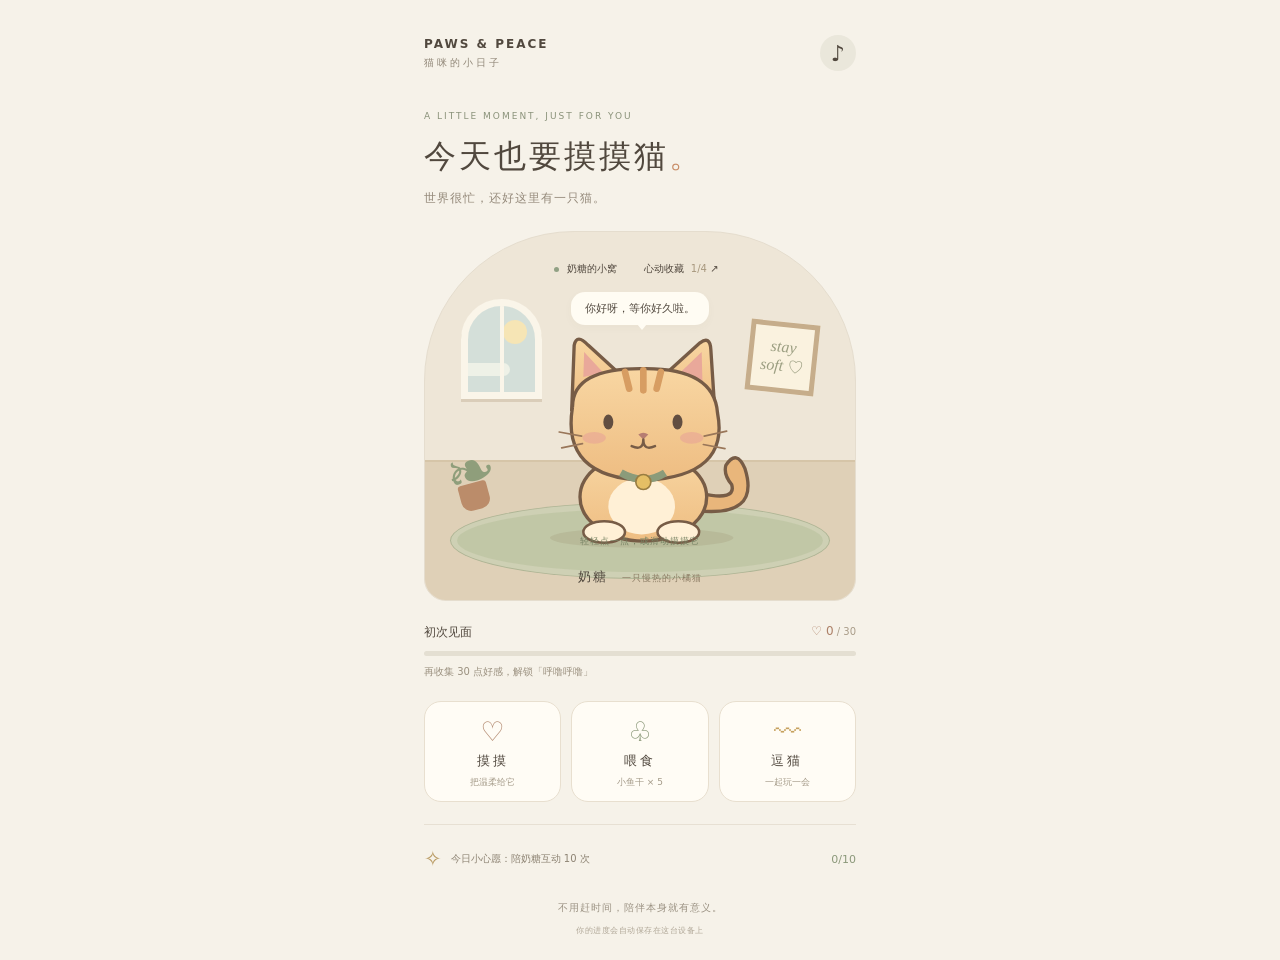
<file: index.html>
<!doctype html>
<html lang="zh-CN"><head><meta charset="utf-8"><meta name="viewport" content="width=device-width,initial-scale=1,viewport-fit=cover"><meta name="theme-color" content="#f6f2e9"><meta name="description" content="摸摸、喂食、逗猫。在忙碌的一天，留一点温柔给自己。"><title>今天也要摸摸猫</title><link rel="stylesheet" href="style.css"></head>
<body><main class="app"><header><a class="brand" href="./">PAWS & PEACE <span>猫咪的小日子</span></a><button id="sound" class="icon" aria-label="开启声音" aria-pressed="false">♪</button></header>
<section class="intro"><p class="eyebrow">A LITTLE MOMENT, JUST FOR YOU</p><h1>今天也要<br>摸摸猫<span>。</span></h1><p class="subtitle">世界很忙，还好这里有一只猫。</p></section>
<section class="game" aria-label="猫咪互动区域"><div class="room-top"><span><i></i> 奶糖的小窝</span><button id="albumOpen">心动收藏 <span id="count">0/4</span> ↗</button></div><div class="window"><div class="sun"></div><div class="cloud"></div></div><div class="plant"><span>❧</span><div></div></div><div class="picture">stay<br>soft ♡</div><div class="floor"></div><div class="rug"></div><div id="bubble" role="status" aria-live="polite">你好呀，等你好久啦。</div>
<button id="cat" aria-label="摸摸奶糖，点击或滑动猫咪" class="cat"><svg viewBox="0 0 340 300" aria-hidden="true"><defs><linearGradient id="fur" x2="0" y2="1"><stop stop-color="#f8d6a2"/><stop offset="1" stop-color="#eebd82"/></linearGradient></defs><ellipse cx="172" cy="271" rx="110" ry="12" fill="#795e4520"/><path class="tail" d="M235 238 Q315 248 296 188 Q286 164 273 184 Q270 195 280 207 Q286 227 244 218" fill="#e9b67b" stroke="#775c46" stroke-width="4"/><ellipse cx="174" cy="222" rx="76" ry="53" fill="url(#fur)" stroke="#775c46" stroke-width="4"/><ellipse cx="172" cy="233" rx="40" ry="34" fill="#fff0d6"/><path d="M88 119 L91 40 Q94 25 108 40 L144 73 M201 74 L242 37 Q254 28 255 45 L260 122" fill="url(#fur)" stroke="#775c46" stroke-width="4" stroke-linejoin="round"/><path d="M102 78 L103 48 L126 73 M218 73 L244 48 L245 86" fill="#e9a89a"/><path d="M89 114 Q89 67 174 68 Q259 67 263 121 Q278 197 176 202 Q75 199 89 114" fill="url(#fur)" stroke="#775c46" stroke-width="4"/><path d="M152 72 L157 92 M174 70 L174 94 M195 72 L190 92" stroke="#d79d62" stroke-width="8" stroke-linecap="round"/><g class="eyes" fill="#624e41"><ellipse cx="132" cy="132" rx="6" ry="9"/><ellipse cx="215" cy="132" rx="6" ry="9"/></g><g class="happyeyes" fill="none" stroke="#624e41" stroke-width="4" stroke-linecap="round"><path d="M121 136 Q132 124 143 136 M204 136 Q215 124 226 136"/></g><ellipse cx="115" cy="151" rx="14" ry="7" fill="#e8a396" opacity=".6"/><ellipse cx="232" cy="151" rx="14" ry="7" fill="#e8a396" opacity=".6"/><path d="M168 147 Q174 143 180 147 L174 153Z" fill="#b67d72"/><path d="M174 153 Q174 167 160 161 M174 153 Q174 167 188 161" fill="none" stroke="#775c46" stroke-width="3" stroke-linecap="round"/><path d="M100 149 L73 144 M101 158 L76 163 M247 149 L274 143 M246 159 L272 164" stroke="#997659" stroke-width="2" stroke-linecap="round"/><ellipse cx="127" cy="264" rx="25" ry="13" fill="#fff0d6" stroke="#775c46" stroke-width="3"/><ellipse cx="216" cy="264" rx="25" ry="13" fill="#fff0d6" stroke="#775c46" stroke-width="3"/><path d="M147 193 Q175 209 200 193" fill="none" stroke="#8b9b7a" stroke-width="9"/><circle cx="174" cy="204" r="9" fill="#e5bf65" stroke="#997d42" stroke-width="2"/></svg></button><div id="toy" aria-hidden="true">🪶</div><div id="effects" aria-hidden="true"></div><p class="hint">轻轻点一点，或滑动摸摸它</p><div class="cat-label">奶糖 <span>一只慢热的小橘猫</span></div></section>
<section class="connection"><div><span id="level">初次见面</span><span class="points">♡ <b id="love">0</b><small id="next"> / 30</small></span></div><div class="track"><div id="progress"></div></div><p id="goal">再收集 30 点好感，听听它的呼噜声</p></section>
<section class="actions" aria-label="选择互动方式"><button id="pet"><span>♡</span><strong>摸摸</strong><small>把温柔给它</small></button><button id="feed"><span>♧</span><strong>喂食</strong><small id="foodText">小鱼干 × 5</small></button><button id="play"><span>〰</span><strong>逗猫</strong><small>一起玩一会</small></button></section><div class="daily"><span>✧</span><p id="dailyText">今日小心愿：陪奶糖互动 10 次</p><b id="dailyCount">0/10</b></div><footer>不用赶时间，陪伴本身就有意义。<span>你的进度会自动保存在这台设备上</span></footer></main>
<dialog id="album"><button class="close" aria-label="关闭收藏">×</button><p class="eyebrow">OUR LITTLE MEMORIES</p><h2>和奶糖的心动收藏</h2><p>每一点靠近，都值得被记住。</p><div id="cards"></div><button class="done">继续陪陪它</button></dialog><script src="game.js"></script></body></html>
</file>
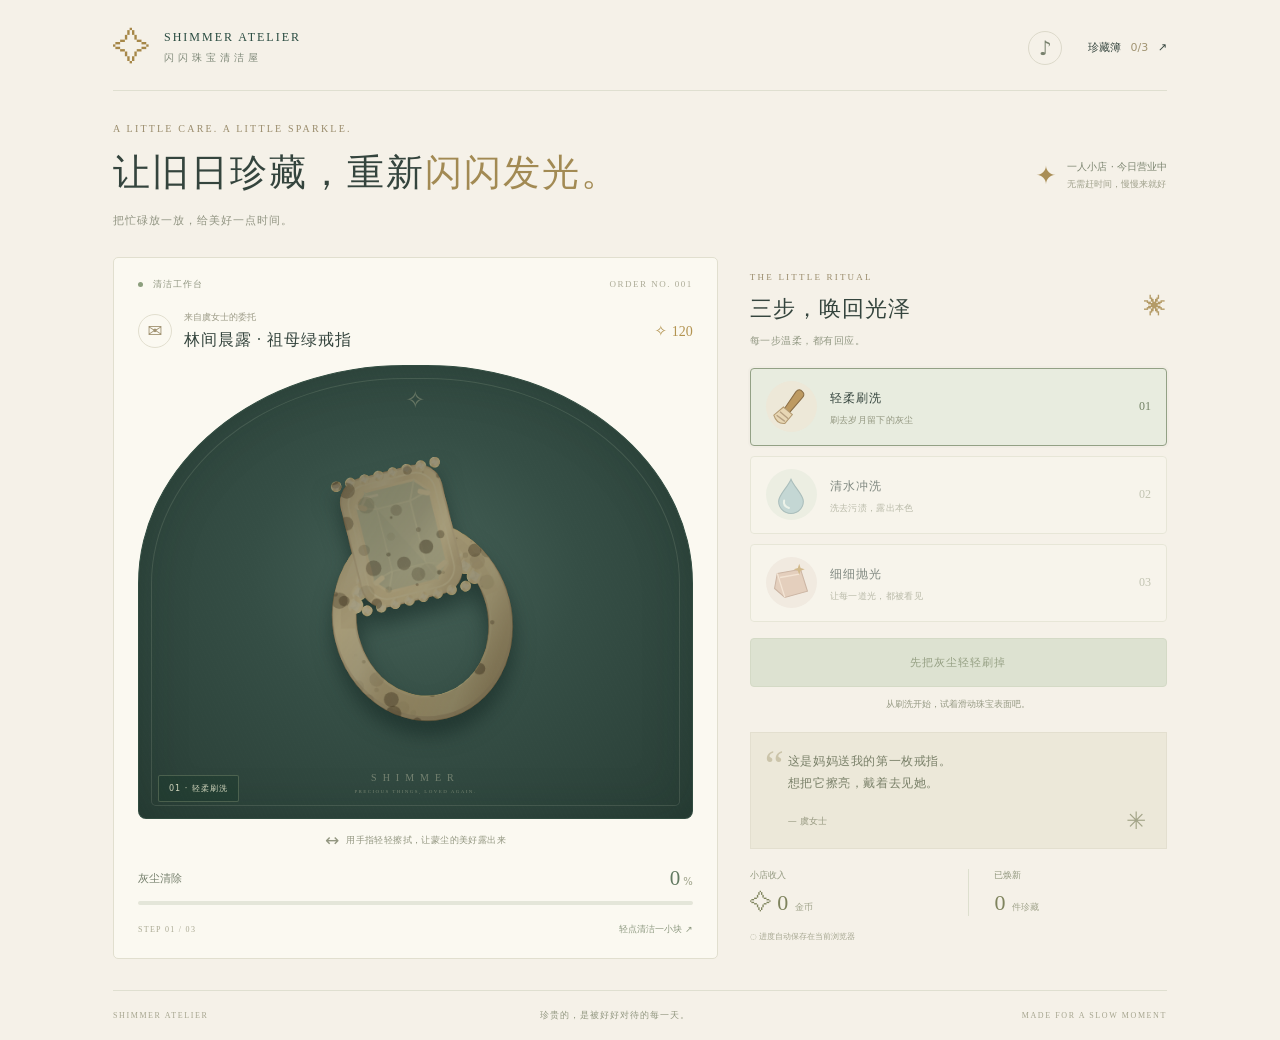
<file: jewelry.html>
<!doctype html>
<html lang="zh-CN"><head><meta charset="utf-8"><meta name="viewport" content="width=device-width,initial-scale=1,viewport-fit=cover"><meta name="theme-color" content="#f5f1e8"><meta name="description" content="一间慢慢来的珠宝清洁屋。刷洗、冲洗、抛光，让旧日珍藏重新闪闪发光。"><title>闪闪珠宝清洁屋 · Shimmer Atelier</title><link rel="icon" href="data:image/svg+xml,%3Csvg xmlns='http://www.w3.org/2000/svg' viewBox='0 0 100 100'%3E%3Crect width='100' height='100' rx='24' fill='%23273e38'/%3E%3Ctext x='50' y='72' text-anchor='middle' font-size='70' fill='%23e8c77f'%3E✧%3C/text%3E%3C/svg%3E"><link rel="stylesheet" href="jewelry.css"></head>
<body><div class="app"><header><a class="brand" href="jewelry.html"><span class="brand-mark">✧</span><span>SHIMMER ATELIER<small>闪闪珠宝清洁屋</small></span></a><div class="header-right"><button id="sound" class="sound" aria-label="开启音效" aria-pressed="false">♪</button><button id="collectionOpen" class="collection-open">珍藏簿 <span id="collectionCount">0/3</span> ↗</button></div></header>
<section class="intro"><div><p class="eyebrow">A LITTLE CARE. A LITTLE SPARKLE.</p><h1>让旧日珍藏，<br>重新<span>闪闪发光。</span></h1><p class="intro-note">把忙碌放一放，给美好一点时间。</p></div><div class="shop-tag"><span>✦</span><p>一人小店 · 今日营业中<small>无需赶时间，慢慢来就好</small></p></div></section>
<main><section class="workbench" aria-label="珠宝清洁工作台"><div class="bench-head"><span><i></i> 清洁工作台</span><span id="orderNo">ORDER NO. 001</span></div><div class="order"><span class="order-icon">✉</span><div><p id="customer">来自虞女士的委托</p><h2 id="itemName">林间晨露 · 祖母绿戒指</h2></div><span class="order-reward">✧ <b id="reward">120</b></span></div>
<div class="stage-wrap"><div class="tray" id="tray"><div class="tray-border"></div><span class="tray-corner">✧</span><canvas id="jewel" width="500" height="500" aria-label="待清洁的珠宝"></canvas><canvas id="dirt" width="500" height="500" tabindex="0" role="button" aria-label="滑动或点击清洁珠宝，也可按空格清洁一小块"></canvas><div id="particles" aria-hidden="true"></div><div id="toolCursor" aria-hidden="true"></div><div class="stage-badge" id="stageBadge">01 · 轻柔刷洗</div><span class="tray-watermark">SHIMMER<br><small>PRECIOUS THINGS, LOVED AGAIN.</small></span><div id="shine" aria-hidden="true">✧</div></div><div class="work-caption"><span id="captionIcon">↔</span><p id="caption">用手指轻轻擦拭，让蒙尘的美好露出来</p></div></div>
<div class="progress-row"><span id="progressLabel">灰尘清除</span><span><b id="percent">0</b><small>%</small></span></div><div class="progress-track"><div id="progress"></div></div><div class="bench-foot"><span id="stepCounter">STEP 01 / 03</span><button id="assist">轻点清洁一小块 ↗</button></div></section>
<aside><div class="tools-panel"><p class="eyebrow">THE LITTLE RITUAL</p><h2>三步，唤回光泽<span>✷</span></h2><p class="tools-note">每一步温柔，都有回应。</p><div class="tools" aria-label="清洁步骤"><button data-tool="0" class="tool selected" aria-pressed="true"><span class="tool-art brush"><svg viewBox="0 0 70 70" aria-hidden="true"><path d="M42 13 Q47 7 52 13 Q56 17 51 22 L32 44 L25 38Z" fill="#bd9a62" stroke="#896d46" stroke-width="1.5"/><path d="M24 35 L37 46 L26 59 Q14 60 10 47Z" fill="#e8d7b4" stroke="#b49b72" stroke-width="1.5"/><path d="M14 47L26 56 M19 42L31 52" stroke="#b7a182" stroke-width="2"/></svg></span><span class="tool-copy"><strong>轻柔刷洗</strong><small>刷去岁月留下的灰尘</small></span><span class="tool-number">01</span></button><button data-tool="1" class="tool" disabled aria-pressed="false"><span class="tool-art water"><svg viewBox="0 0 70 70" aria-hidden="true"><path d="M35 12 C30 24 17 35 17 44 A18 18 0 0 0 53 44 C53 35 40 24 35 12Z" fill="#a5c6c7" stroke="#789c9e" stroke-width="1.5"/><path d="M25 43 Q23 51 32 54" fill="none" stroke="#e7f4eb" stroke-width="3" stroke-linecap="round"/></svg></span><span class="tool-copy"><strong>清水冲洗</strong><small>洗去污渍，露出本色</small></span><span class="tool-number">02</span></button><button data-tool="2" class="tool" disabled aria-pressed="false"><span class="tool-art cloth"><svg viewBox="0 0 70 70" aria-hidden="true"><path d="M15 21 L49 15 L59 47 L26 56 L11 43Z" fill="#d9b9a2" stroke="#b28f77" stroke-width="1.5"/><path d="M15 21 L26 56 M19 27 L47 22" fill="none" stroke="#f3ddc7" stroke-width="2"/><path d="M47 7L49 13L55 15L49 17L47 23L45 17L39 15L45 13Z" fill="#bc9650"/></svg></span><span class="tool-copy"><strong>细细抛光</strong><small>让每一道光，都被看见</small></span><span class="tool-number">03</span></button></div><button id="next" class="primary" disabled>先把灰尘轻轻刷掉 <span>→</span></button><p id="message" class="message" aria-live="polite" role="status">从刷洗开始，试着滑动珠宝表面吧。</p></div>
<div class="story"><span class="quote">“</span><p id="storyText">这是妈妈送我的第一枚戒指。<br>想把它擦亮，戴着去见她。</p><div><span id="signature">— 虞女士</span><span class="story-flower">✳</span></div></div><div class="shop-stats"><div><span>小店收入</span><strong>✧ <b id="coins">0</b><small>金币</small></strong></div><div><span>已焕新</span><strong><b id="completed">0</b><small>件珍藏</small></strong></div></div><p class="save-note" id="saveNote">◌ 进度自动保存在当前浏览器</p></aside></main>
<footer><span>SHIMMER ATELIER</span><p>珍贵的，是被好好对待的每一天。</p><span>MADE FOR A SLOW MOMENT</span></footer></div>
<dialog id="collection"><button class="close" aria-label="关闭珍藏簿">×</button><p class="eyebrow">YOUR LITTLE TREASURY</p><h2>每一次焕新，都是珍藏。</h2><p class="dialog-note">完成委托，解锁更多珠宝与它们的故事。</p><div id="collectionItems"></div><button class="primary close-done">回到小店 →</button></dialog>
<dialog id="result"><p class="eyebrow">A LITTLE SPARKLE, RESTORED.</p><div class="result-symbol">✧</div><h2>又一份珍藏，重获光芒。</h2><p id="resultText"></p><div class="result-reward">✧ <b id="resultCoins">120</b><span>金币收入</span></div><p id="resultThanks" class="thanks"></p><button id="claim" class="primary">收下心意，迎接下一位 →</button><p class="dialog-note">完成全部三件，还可以继续接待回头客。</p></dialog><script src="jewelry.js"></script></body></html>
</file>
<file: style.css>
:root{font-family:ui-rounded,"Microsoft YaHei",system-ui,sans-serif;color:#51483e;background:#f6f2e9;font-synthesis:none}*{box-sizing:border-box}body{margin:0}button,a{-webkit-tap-highlight-color:transparent}button{font:inherit;cursor:pointer;color:inherit}button:focus-visible,a:focus-visible{outline:3px solid #839878;outline-offset:4px}button{border:0}button:disabled{opacity:.55;cursor:default}.app{max-width:480px;margin:auto;padding:25px 24px calc(24px + env(safe-area-inset-bottom))}header{display:flex;justify-content:space-between;align-items:center}.brand{font-size:12px;letter-spacing:2px;font-weight:800;text-decoration:none;color:#51483e}.brand span{display:block;font-size:10px;letter-spacing:3px;font-weight:400;margin-top:5px;color:#918778}.icon{background:#eae7db;width:36px;height:36px;border-radius:50%;font-size:22px}.icon[aria-pressed=true]{background:#dbe4d0}.intro{margin:34px 0 24px}.eyebrow{font-size:9px;letter-spacing:2px;color:#8a927a}h1{font-family:Georgia,"Microsoft YaHei",serif;font-weight:600;font-size:38px;letter-spacing:3px;line-height:1.35;margin:14px 0 12px}h1 span{color:#c88c65}.subtitle{font-size:12px;letter-spacing:1px;color:#958a7b}.game{height:350px;background:#eee6d7;border-radius:150px 150px 22px 22px;position:relative;overflow:hidden;border:1px solid #e5ddce;isolation:isolate}.room-top{position:absolute;top:23px;left:0;right:0;display:flex;justify-content:center;gap:20px;align-items:center;font-size:10px;z-index:4}.room-top i{display:inline-block;width:5px;height:5px;background:#91a184;border-radius:50%;vertical-align:middle;margin-right:4px}.room-top button{font-size:10px;background:transparent;padding:7px}.room-top button span{color:#a7977d;margin-left:4px}.window{position:absolute;top:67px;left:36px;width:81px;height:100px;border:7px solid #faf5e9;border-radius:45px 45px 0 0;background:#d4dfd9;box-shadow:0 3px 0 #dacdb9;overflow:hidden}.window:after{content:"";position:absolute;top:0;left:32px;height:100%;width:4px;background:#faf5e9}.sun{width:24px;height:24px;background:#f6e5b5;border-radius:50%;position:absolute;right:8px;top:14px}.cloud{background:#eef1e7;width:50px;height:13px;border-radius:20px;position:absolute;top:57px;left:-8px}.picture{position:absolute;right:38px;top:90px;border:5px solid #c6ad8b;background:#faf2df;padding:11px 8px;transform:rotate(6deg);font:italic 16px Georgia;color:#9b9e81;text-align:center}.floor{position:absolute;top:228px;bottom:0;left:0;right:0;background:#dfd0b7;border-top:2px solid #d6c5a8;z-index:-1}.rug{position:absolute;bottom:22px;width:88%;height:75px;border-radius:50%;background:#c1c7a6;left:6%;border:6px solid #ced0b4;box-shadow:0 0 0 1px #afb595}.plant{position:absolute;left:21px;bottom:90px;color:#8f9e7b;font-size:60px;transform:rotate(-15deg)}.plant div{width:29px;height:27px;background:#bb8c6a;border-radius:3px 3px 10px 10px;margin-top:-23px;margin-left:8px}.cat{position:absolute;left:50%;bottom:38px;transform:translateX(-50%);width:265px;height:234px;background:none;padding:0;touch-action:none;user-select:none;z-index:2;transition:filter .2s}.cat svg{width:100%;height:100%;overflow:visible}.cat .tail{transform-origin:242px 230px;animation:tail 3s ease-in-out infinite}.cat svg{animation:breathe 3s ease-in-out infinite}.happyeyes{display:none}.cat.happy .eyes{display:none}.cat.happy .happyeyes{display:block}.cat.happy svg{animation:wiggle .45s ease-in-out}.cat.playing{animation:hop .6s ease-in-out 3}.hint{position:absolute;bottom:43px;left:0;right:0;font-size:9px;letter-spacing:1px;text-align:center;color:#758263;pointer-events:none;z-index:3}.cat-label{position:absolute;bottom:14px;text-align:center;left:0;right:0;font-size:13px;letter-spacing:2px}.cat-label span{font-size:9px;letter-spacing:1px;color:#8c7c64;margin-left:8px}#bubble{position:absolute;top:60px;left:50%;transform:translateX(-50%);white-space:nowrap;background:#fffcf3;padding:9px 14px;border-radius:14px;font-size:11px;z-index:4;box-shadow:0 3px 10px #6b513d08}#bubble:after{content:"";position:absolute;bottom:-5px;left:48%;border-left:5px solid transparent;border-right:5px solid transparent;border-top:6px solid #fffcf3}#effects{position:absolute;inset:0;pointer-events:none;z-index:5}.heart{position:absolute;color:#c98877;font-size:23px;animation:float 1.4s ease-out forwards}#toy{display:none;position:absolute;right:50px;top:120px;font-size:45px;z-index:3;animation:toy .6s infinite alternate}#toy.show{display:block}.connection{margin-top:23px}.connection>div:first-child{display:flex;justify-content:space-between;font-size:12px}.points{color:#ad8168}.points b{font-weight:500}.points small{color:#a99c88;font-size:10px}.track{height:5px;background:#e4dfd2;border-radius:6px;margin-top:10px;overflow:hidden}#progress{height:100%;width:0;background:#91a183;border-radius:6px;transition:width .5s}.connection p{font-size:10px;color:#9a907f;margin-top:9px}.actions{display:grid;grid-template-columns:repeat(3,1fr);gap:10px;margin-top:22px}.actions button{background:#fffcf5;border:1px solid #e8dfcf;border-radius:17px;padding:14px 3px 12px;transition:transform .15s,background .2s}.actions button:active{transform:scale(.95);background:#e8eddf}.actions button>span{display:block;font-size:27px;color:#b38a71;height:36px}.actions button:nth-child(2)>span{color:#899777}.actions button:nth-child(3)>span{color:#c6a15e}.actions strong{display:block;font-size:13px;font-weight:500;letter-spacing:3px}.actions small{display:block;color:#a39987;font-size:9px;margin-top:6px}.daily{display:flex;align-items:center;gap:9px;margin-top:22px;border-top:1px solid #e7e0d3;padding-top:17px;font-size:10px}.daily>span{color:#b99a62;font-size:21px}.daily p{flex:1;color:#8d8373}.daily b{font-size:11px;color:#8b987a;font-weight:500}footer{text-align:center;color:#9b9283;font-size:10px;letter-spacing:1px;margin-top:25px}footer span{display:block;font-size:8px;margin-top:10px;color:#b0a797;letter-spacing:.5px}dialog{border:1px solid #e2d8c7;border-radius:24px;background:#f8f4ea;color:#51483e;width:min(90%,410px);padding:30px 24px}dialog::backdrop{background:#463e3466;backdrop-filter:blur(4px)}dialog h2{font-size:21px;margin:13px 0}dialog>p:not(.eyebrow){font-size:11px;color:#948570}.close{position:absolute;right:16px;top:12px;background:none;font-size:25px}#cards{display:grid;grid-template-columns:1fr 1fr;gap:10px;margin:24px 0}.memory{padding:18px 7px;text-align:center;border:1px solid #e3dac8;border-radius:14px;background:#fffcf4}.memory.locked{opacity:.5}.memory span{font-size:27px}.memory b{display:block;font-size:12px;margin:10px 0 5px}.memory small{font-size:9px;color:#8c816f}.done{background:#87967a;color:white;border-radius:12px;padding:13px;width:100%;font-size:13px}@keyframes tail{50%{transform:rotate(-9deg)}}@keyframes breathe{50%{transform:translateY(-3px)}}@keyframes wiggle{50%{transform:rotate(-3deg) translateY(-5px)}}@keyframes hop{50%{transform:translateX(-50%) translateY(-15px)}}@keyframes float{to{transform:translateY(-100px) rotate(15deg);opacity:0}}@keyframes toy{to{transform:rotate(35deg) translateX(-40px)}}@media(min-width:700px){.app{padding-top:35px}.intro{margin-top:40px}h1 br{display:none}h1{font-size:32px}.game{height:370px}.cat{width:285px;height:250px}}@media(max-width:360px){.app{padding-left:17px;padding-right:17px}h1{font-size:33px}.game{height:325px}.cat{width:245px;height:217px}.room-top{gap:8px}.daily{font-size:9px}}@media(prefers-reduced-motion:reduce){*,*:before,*:after{animation:none!important;transition:none!important}}
</file>
<file: jewelry.css>
:root{font-family:"Microsoft YaHei",system-ui,sans-serif;color:#34443d;background:#f5f1e8;font-synthesis:none;--green:#294b40;--muted:#939686;--gold:#b09253;--line:#dfdfd0}*{box-sizing:border-box}body{margin:0}button,a{-webkit-tap-highlight-color:transparent}button{font:inherit;color:inherit;cursor:pointer;border:0}button:disabled{cursor:default}button:focus-visible,a:focus-visible,canvas:focus-visible{outline:3px solid #b59959;outline-offset:4px}button:active:not(:disabled){transform:translateY(1px)}.app{max-width:1130px;margin:auto;padding:28px 38px 18px}header{display:flex;align-items:center;justify-content:space-between;padding-bottom:23px;border-bottom:1px solid var(--line)}.brand{display:flex;align-items:center;gap:11px;text-decoration:none;color:var(--green);font:500 12px Georgia,serif;letter-spacing:2px}.brand-mark{font-size:38px;line-height:1;color:#a68748}.brand small{display:block;font:10px "Microsoft YaHei",sans-serif;letter-spacing:4px;margin-top:6px;color:#7d8777}.header-right{display:flex;gap:18px;align-items:center}.sound{border:1px solid #dcd9ca;background:none;border-radius:50%;width:34px;height:34px;font-size:20px;color:#78816d}.sound[aria-pressed=true]{background:#dfe8dc}.collection-open{background:none;font-size:11px;padding:12px 0 12px 8px}.collection-open span{color:#a19472;margin:0 6px}.intro{display:flex;justify-content:space-between;align-items:center;padding:32px 0 29px}.eyebrow{font:10px Georgia,serif;letter-spacing:2.2px;color:#9a8c6c;margin:0 0 12px}h1{font-family:Georgia,"Songti SC","SimSun",serif;font-size:37px;letter-spacing:2px;line-height:1.45;font-weight:500;margin:0}h1 br{display:none}h1 span{color:#a28a53}.intro-note{font-size:11px;color:#929583;letter-spacing:1px;margin:13px 0 0}.shop-tag{display:flex;align-items:center;gap:11px;font-size:10px;color:#7b846f}.shop-tag>span{font-size:25px;color:#a98e56}.shop-tag p{line-height:1.8}.shop-tag small{display:block;font-size:9px;color:#a0a18c}main{display:grid;grid-template-columns:minmax(0,1.45fr) minmax(290px,1fr);gap:32px}.workbench{background:#fbf9f1;border:1px solid #e1dfcf;border-radius:5px;padding:20px 24px 14px;overflow:hidden}.bench-head{display:flex;justify-content:space-between;align-items:center;font-size:9px;color:#909681;letter-spacing:1px}.bench-head>span:last-child{font:9px Georgia,serif;letter-spacing:1.5px;color:#adac98}.bench-head i{display:inline-block;width:5px;height:5px;background:#8c9f7e;border-radius:50%;margin-right:6px;vertical-align:middle}.order{display:flex;align-items:center;gap:12px;margin:20px 0 14px}.order-icon{width:34px;height:34px;border:1px solid #e2dfcf;border-radius:50%;display:grid;place-items:center;color:#a19372;font-size:18px}.order p{font-size:9px;color:#9b9a86;margin:0 0 6px}.order h2{font:500 16px Georgia,"SimSun",serif;letter-spacing:1px;margin:0}.order-reward{margin-left:auto;color:#b39451;font-size:15px;white-space:nowrap}.order-reward b{font:14px Georgia,serif}.stage-wrap{position:relative}.tray{position:relative;width:100%;aspect-ratio:1.22;background:radial-gradient(ellipse at 50% 46%,#456157 0,#354e45 42%,#293e36 100%);border:1px solid #314c40;border-radius:48% 48% 8px 8px;isolation:isolate;overflow:hidden;box-shadow:inset 0 0 50px #10261f35}.tray:before{content:"";position:absolute;inset:0;pointer-events:none;opacity:.2;background:repeating-linear-gradient(65deg,#ffffff05 0 1px,transparent 1px 4px);z-index:4}.tray-border{position:absolute;inset:12px;border:1px solid #a4b19933;border-radius:48% 48% 5px 5px;pointer-events:none}.tray-corner{position:absolute;top:20px;left:50%;transform:translateX(-50%);font-size:24px;color:#b1b49466}canvas{position:absolute;left:50%;top:48%;transform:translate(-50%,-50%);height:94%;width:auto;aspect-ratio:1;max-width:100%}#jewel{filter:drop-shadow(1px 14px 10px #0e201d88)}#dirt{touch-action:none;cursor:crosshair;z-index:2;user-select:none}#dirt.disabled{pointer-events:none}.tray-watermark{position:absolute;bottom:24px;width:100%;text-align:center;font:10px Georgia,serif;letter-spacing:6px;color:#d8d6b768;pointer-events:none}.tray-watermark small{font-size:5px;letter-spacing:1.4px;display:block;margin-top:6px}.stage-badge{position:absolute;left:19px;bottom:16px;background:#193a2c66;color:#d4d8bf;padding:7px 10px;border:1px solid #a2ac8950;font-size:8px;letter-spacing:1px;border-radius:2px;z-index:3;pointer-events:none}.work-caption{display:flex;align-items:center;justify-content:center;gap:7px;padding:11px 0 16px;color:#929680}.work-caption span{font-size:17px}.work-caption p{font-size:9px;margin:0;letter-spacing:.4px}.progress-row{display:flex;align-items:center;justify-content:space-between;font-size:11px;margin:0 0 10px;color:#77816e}.progress-row b{font:21px Georgia,serif;color:#627a61}.progress-row small{font-size:10px;margin-left:3px;color:#9ba086}.progress-track{height:4px;border-radius:4px;background:#e4e6d9;overflow:hidden}#progress{height:100%;background:#a7b38b;transition:width .15s;width:0}.bench-foot{display:flex;justify-content:space-between;align-items:center;padding-top:9px}.bench-foot>span{font:8px Georgia,serif;letter-spacing:1.3px;color:#aaa993}#assist{background:none;font-size:9px;color:#8c987f;min-height:30px;padding:5px 0 5px 10px}aside{display:flex;flex-direction:column}.tools-panel{padding:15px 0 0}.tools-panel>.eyebrow{font-size:9px}.tools-panel h2{font:500 22px Georgia,"SimSun",serif;letter-spacing:1px;display:flex;justify-content:space-between;margin:0}.tools-panel h2 span{color:#b49b67}.tools-note{font-size:10px;letter-spacing:.5px;color:#939984;margin:10px 0 20px}.tools{display:flex;flex-direction:column;gap:10px}.tool{display:flex;align-items:center;gap:13px;text-align:left;border:1px solid #dedfcd;background:#f9f7ee;padding:9px 15px;border-radius:4px;width:100%;transition:background .2s,border-color .2s;min-height:78px}.tool.selected{background:#e8ecdf;border-color:#93a185;box-shadow:0 0 0 2px #a6b29810}.tool:disabled{opacity:.6}.tool.done{opacity:.78;background:#edf0e5}.tool-art{width:51px;height:51px;flex:none;border-radius:50%;background:#ede8d8;display:grid;place-items:center}.tool-art svg{width:48px;height:48px}.water{background:#e7eddf}.cloth{background:#efe6dc}.tool-copy{flex:1}.tool-copy strong{font-weight:500;font-size:12px;letter-spacing:1px}.tool-copy small{display:block;font-size:9px;color:#939780;margin-top:7px;letter-spacing:.3px}.tool-number{font:12px Georgia,serif;color:#a2a78f}.selected .tool-number{color:#738265}.primary{display:flex;justify-content:center;align-items:center;gap:22px;border:1px solid #314e3e;background:var(--green);color:#f9f6e8;border-radius:4px;font-size:11px;letter-spacing:1px;width:100%;padding:16px 12px;min-height:48px;transition:background .2s;margin-top:16px}.primary:disabled{background:#dde2d1;border-color:#d4dac6;color:#96a084}.primary:not(:disabled):hover{background:#3c5d4c}.message{font-size:9px;line-height:1.8;min-height:20px;text-align:center;color:#959983;margin:9px 0 0}.story{position:relative;background:#ece8d9;border:1px solid #e3dfcf;padding:17px 20px 13px;margin-top:16px}.quote{position:absolute;font:43px Georgia,serif;color:#b6ad8b;top:7px;left:14px;opacity:.6}.story p{position:relative;font:12px Georgia,"SimSun",serif;line-height:1.9;letter-spacing:.6px;margin:0 0 12px;padding-left:17px;color:#7a8069}.story>div{display:flex;justify-content:space-between;align-items:center;font-size:9px;color:#989a82;padding-left:17px}.story-flower{font-size:24px;color:#a3a488}.shop-stats{display:grid;grid-template-columns:1fr 1fr;padding-top:20px;gap:20px}.shop-stats>div+div{border-left:1px solid #dddfce;padding-left:25px}.shop-stats span{display:block;font-size:9px;color:#92987f;margin-bottom:8px}.shop-stats strong{font:22px Georgia,serif;color:#7f845e}.shop-stats b{font-weight:400}.shop-stats small{font:9px "Microsoft YaHei",sans-serif;color:#a1a48c;margin-left:7px}.save-note{text-align:left;font-size:8px;color:#a6a791;margin-top:15px}footer{display:flex;align-items:center;justify-content:space-between;border-top:1px solid #dfdfd0;margin-top:31px;padding-top:18px;color:#a6a58f;font:8px Georgia,serif;letter-spacing:1.6px}footer p{font:9px "Microsoft YaHei",sans-serif;letter-spacing:1px;margin:0;color:#929780}#particles{position:absolute;inset:0;z-index:3;pointer-events:none;overflow:hidden}.particle{position:absolute;border:1px solid #e8f9edbb;width:10px;height:10px;border-radius:50%;animation:rise .8s ease-out forwards;box-shadow:inset 1px 1px 3px #fff8}.particle.dust{background:#c6ad72;border:0;width:4px;height:4px}.particle.spark{border:0;box-shadow:none;color:#ffdf8d;font-size:24px;line-height:1;width:auto;height:auto;border-radius:0;animation:spark .9s ease-out forwards}#toolCursor{position:absolute;display:none;z-index:5;pointer-events:none;font-size:27px;transform:translate(-50%,-50%);color:#e5cf9c;text-shadow:0 2px 3px #18342766}#shine{display:none;position:absolute;inset:0;z-index:4;pointer-events:none;color:#ffe9a4;font-size:72px;text-align:center;align-items:center;justify-content:center;text-shadow:0 0 30px #fff7bf}#shine.active{display:flex;animation:finished 1s ease-out forwards}dialog{width:min(92%,450px);max-height:90dvh;overflow:auto;border:1px solid #d9d8c4;background:#f7f4ea;color:#34443d;padding:31px 26px;border-radius:10px;box-shadow:0 20px 80px #142e3a30}dialog::backdrop{background:#192e28a6;backdrop-filter:blur(5px)}dialog h2{font:500 24px Georgia,"SimSun",serif;line-height:1.5;margin:10px 0}.dialog-note{font-size:9px;color:#9b9e88;line-height:1.8}.close{position:absolute;right:12px;top:10px;background:none;font-size:25px;width:34px;height:34px;color:#8c967c}.collection-card{display:flex;align-items:center;gap:15px;background:#edeedf;border:1px solid #daddc7;border-radius:5px;padding:12px;margin-top:10px}.collection-card.locked{opacity:.55}.collection-card .thumb{width:67px;height:67px;background:#304a40;border-radius:50%;overflow:hidden;flex:none}.thumb svg{width:100%;height:100%}.collection-card h3{font-size:11px;font-weight:500;line-height:1.6;margin:0 0 6px}.collection-card p{font-size:9px;margin:0;color:#8b947b}.collection-card>span:last-child{margin-left:auto;color:#ac955c;font-size:20px}#collectionItems{margin:22px 0}#result{text-align:center}#result .eyebrow{font-size:8px}.result-symbol{font-size:65px;line-height:1.2;color:#b79d58;margin:20px 0 10px}.result-reward{font:22px Georgia,serif;color:#ac8d42;background:#eeead8;padding:16px;border-radius:5px;margin:20px 0}.result-reward b{font-weight:400}.result-reward span{display:block;font:9px "Microsoft YaHei",sans-serif;margin-top:7px;color:#989377}.thanks{font:12px Georgia,"SimSun",serif;line-height:1.8;color:#7c876c}#resultText{font-size:11px;color:#87917a}#result .primary{font-size:11px}@keyframes rise{to{transform:translate(12px,-40px);opacity:0}}@keyframes spark{to{transform:scale(1.7) rotate(40deg);opacity:0}}@keyframes finished{0%{opacity:0;transform:scale(.2) rotate(-20deg)}40%{opacity:1}100%{opacity:0;transform:scale(1.5) rotate(25deg)}}@media(max-width:800px){.app{padding:22px 22px calc(18px + env(safe-area-inset-bottom));max-width:510px}header{padding-bottom:17px}.brand{font-size:10px;letter-spacing:1.5px;gap:7px}.brand-mark{font-size:31px}.brand small{font-size:9px;letter-spacing:3px}.header-right{gap:10px}.collection-open{font-size:10px}.collection-open span{margin:0 3px}.sound{width:30px;height:30px;font-size:18px}.intro{padding:25px 0 22px}.intro .eyebrow{font-size:7px;letter-spacing:1.5px}h1{font-size:29px;line-height:1.5;letter-spacing:1.2px}h1 br{display:block}.intro-note{font-size:10px;margin-top:10px}.shop-tag{display:none}main{display:block}.workbench{padding:16px 16px 9px;border-radius:5px}.order{margin:16px 0 13px;gap:9px}.order h2{font-size:13px;letter-spacing:.5px}.order p{font-size:8px}.order-icon{width:29px;height:29px;font-size:15px}.order-reward{font-size:12px}.order-reward b{font-size:13px}.tray{aspect-ratio:1.08}.tray-watermark{bottom:24px;font-size:8px;letter-spacing:5px}.tray-watermark small{font-size:4px}.stage-badge{left:13px;bottom:12px;font-size:7px;padding:6px}.work-caption{padding:9px 0 11px;gap:4px}.work-caption p{font-size:8px;letter-spacing:0}.progress-row{font-size:10px;margin-bottom:8px}.progress-row b{font-size:19px}.bench-foot{padding-top:4px}.bench-foot>span{font-size:7px}#assist{font-size:8px;min-height:33px}.tools-panel{padding-top:22px}.tools-panel>.eyebrow{font-size:8px;margin-bottom:9px}.tools-panel h2{font-size:20px}.tools-note{font-size:9px;margin:9px 0 15px}.tools{flex-direction:row;gap:8px}.tool{flex-direction:column;gap:7px;padding:10px 3px 9px;min-height:119px;text-align:center;border-radius:5px;position:relative}.tool-art{width:43px;height:43px}.tool-art svg{width:41px;height:41px}.tool-copy strong{font-size:10px;letter-spacing:.5px}.tool-copy small{font-size:7px;line-height:1.4;margin-top:5px;letter-spacing:0}.tool-number{position:absolute;top:6px;right:6px;font-size:8px}.primary{margin-top:13px;font-size:11px;padding:14px 10px}.message{font-size:9px;margin-top:8px}.story{margin-top:15px;padding:15px 18px 12px}.story p{font-size:12px}.shop-stats{padding-top:18px}.save-note{text-align:center;margin:17px 0 2px}footer{margin-top:21px;padding-top:17px;display:block;text-align:center}footer>span:first-child{font-size:8px}footer p{font-size:8px;margin-top:10px}footer>span:last-child{display:none}}@media(max-width:355px){.app{padding-left:14px;padding-right:14px}.brand{font-size:9px}.brand small{letter-spacing:2px}.collection-open{font-size:9px}.workbench{padding-left:12px;padding-right:12px}.order h2{font-size:12px}.order-icon{display:none}.intro h1{font-size:27px}}@media(prefers-reduced-motion:reduce){*,*:before,*:after{animation:none!important;transition:none!important}}
@media(max-width:800px){.app{padding-top:17px}.intro{padding:21px 0 19px}h1{font-size:27px}.intro-note{margin-top:8px}main{display:flex;flex-direction:column;gap:0}.workbench,aside,.tools-panel{display:contents}.bench-head{order:1;padding:8px 0 0}.order{order:2;margin:15px 0}.tools-panel>.eyebrow,.tools-panel>h2,.tools-note{display:none}.tools{order:3;margin-bottom:14px}.tool{min-height:66px;flex-direction:row;justify-content:center;padding:7px 4px;gap:5px}.tool-art{width:32px;height:32px}.tool-art svg{width:31px;height:31px}.tool-copy{flex:none}.tool-copy strong{font-size:9px;letter-spacing:0}.tool-copy small{display:none}.tool-number{font-size:7px;top:5px;right:5px}.stage-wrap{order:4}.tray{aspect-ratio:1.22}.progress-row{order:5;margin-top:0}.progress-track{order:6}.bench-foot{order:7}#next{order:8;margin-top:3px}.message{order:9}.story{order:10;margin-top:12px}.shop-stats{order:11}.save-note{order:12}.stage-badge{font-size:8px}.work-caption{padding:10px 0 12px}.work-caption p{font-size:9px}}
</file>
